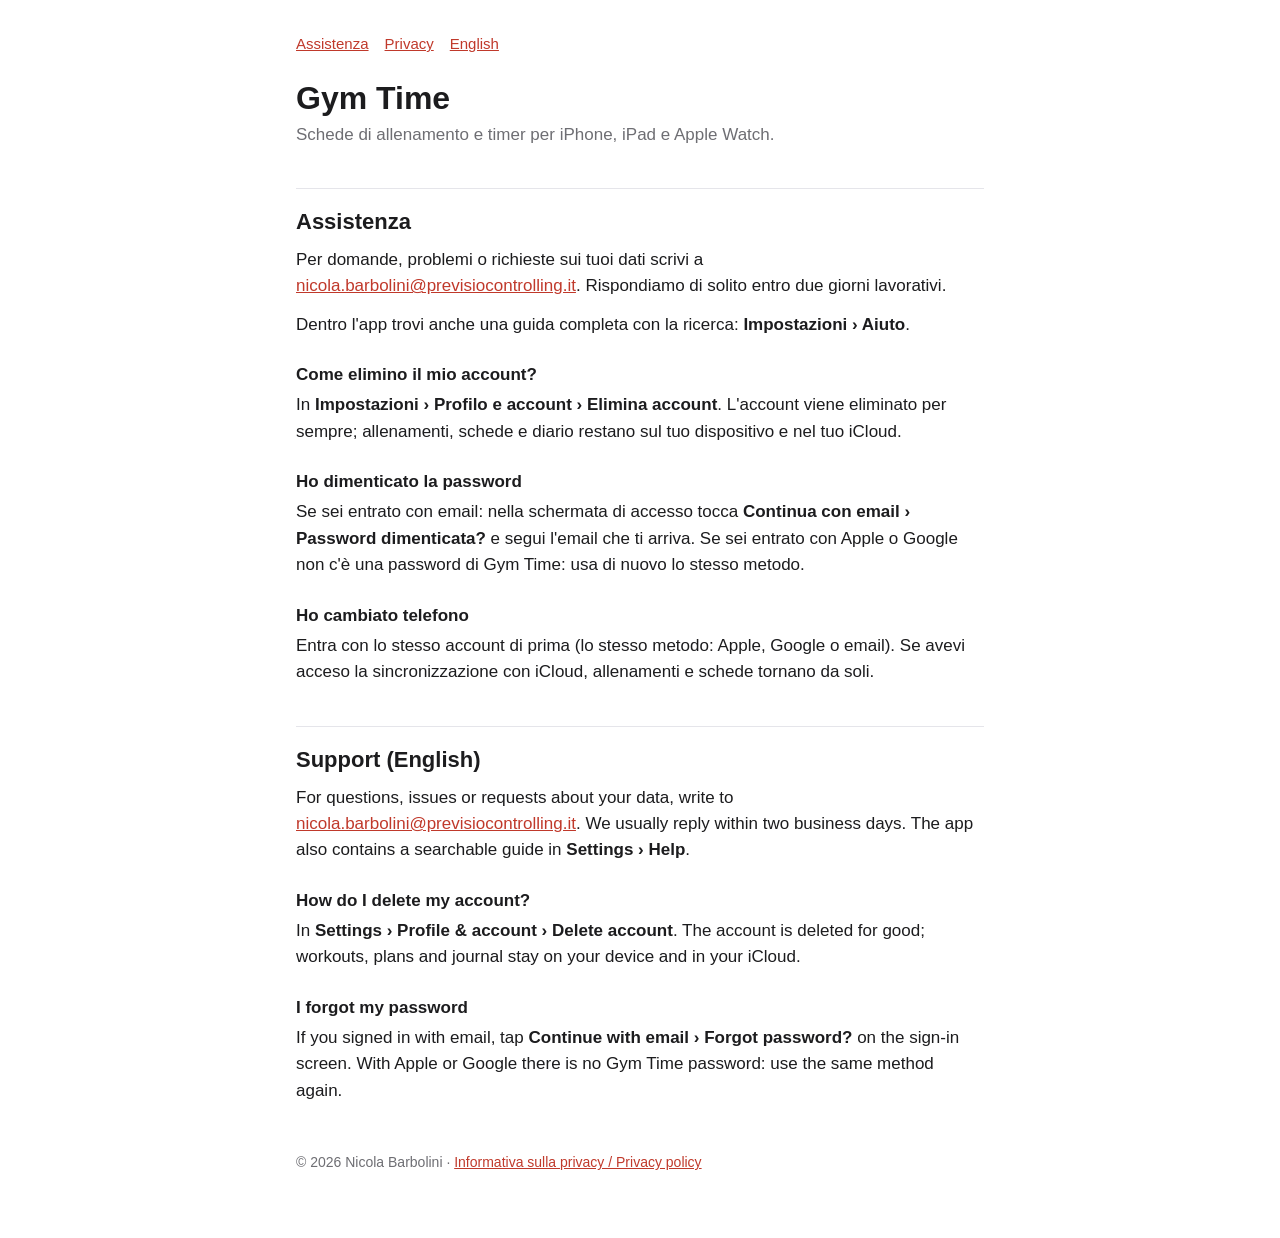
<file: index.html>
<!doctype html>
<html lang="it">
<head>
<meta charset="utf-8">
<meta name="viewport" content="width=device-width, initial-scale=1">
<title>Gym Time · Assistenza</title>
<link rel="stylesheet" href="stile.css">
</head>
<body>
<main>
<nav><a href="index.html">Assistenza</a><a href="privacy.html">Privacy</a><a href="#english">English</a></nav>
<h1>Gym Time</h1>
<p class="sotto">Schede di allenamento e timer per iPhone, iPad e Apple Watch.</p>

<h2>Assistenza</h2>
<p>Per domande, problemi o richieste sui tuoi dati scrivi a
<a href="mailto:nicola.barbolini@previsiocontrolling.it">nicola.barbolini@previsiocontrolling.it</a>.
Rispondiamo di solito entro due giorni lavorativi.</p>
<p>Dentro l'app trovi anche una guida completa con la ricerca: <strong>Impostazioni › Aiuto</strong>.</p>

<h3>Come elimino il mio account?</h3>
<p>In <strong>Impostazioni › Profilo e account › Elimina account</strong>. L'account viene eliminato per sempre;
allenamenti, schede e diario restano sul tuo dispositivo e nel tuo iCloud.</p>

<h3>Ho dimenticato la password</h3>
<p>Se sei entrato con email: nella schermata di accesso tocca <strong>Continua con email ›
Password dimenticata?</strong> e segui l'email che ti arriva. Se sei entrato con Apple o Google non c'è
una password di Gym Time: usa di nuovo lo stesso metodo.</p>

<h3>Ho cambiato telefono</h3>
<p>Entra con lo stesso account di prima (lo stesso metodo: Apple, Google o email). Se avevi acceso la
sincronizzazione con iCloud, allenamenti e schede tornano da soli.</p>

<h2 id="english">Support (English)</h2>
<p>For questions, issues or requests about your data, write to
<a href="mailto:nicola.barbolini@previsiocontrolling.it">nicola.barbolini@previsiocontrolling.it</a>.
We usually reply within two business days. The app also contains a searchable guide in
<strong>Settings › Help</strong>.</p>
<h3>How do I delete my account?</h3>
<p>In <strong>Settings › Profile &amp; account › Delete account</strong>. The account is deleted for good; workouts,
plans and journal stay on your device and in your iCloud.</p>
<h3>I forgot my password</h3>
<p>If you signed in with email, tap <strong>Continue with email › Forgot password?</strong> on the
sign-in screen. With Apple or Google there is no Gym Time password: use the same method again.</p>

<footer>© 2026 Nicola Barbolini · <a href="privacy.html">Informativa sulla privacy / Privacy policy</a></footer>
</main>
</body>
</html>
</file>
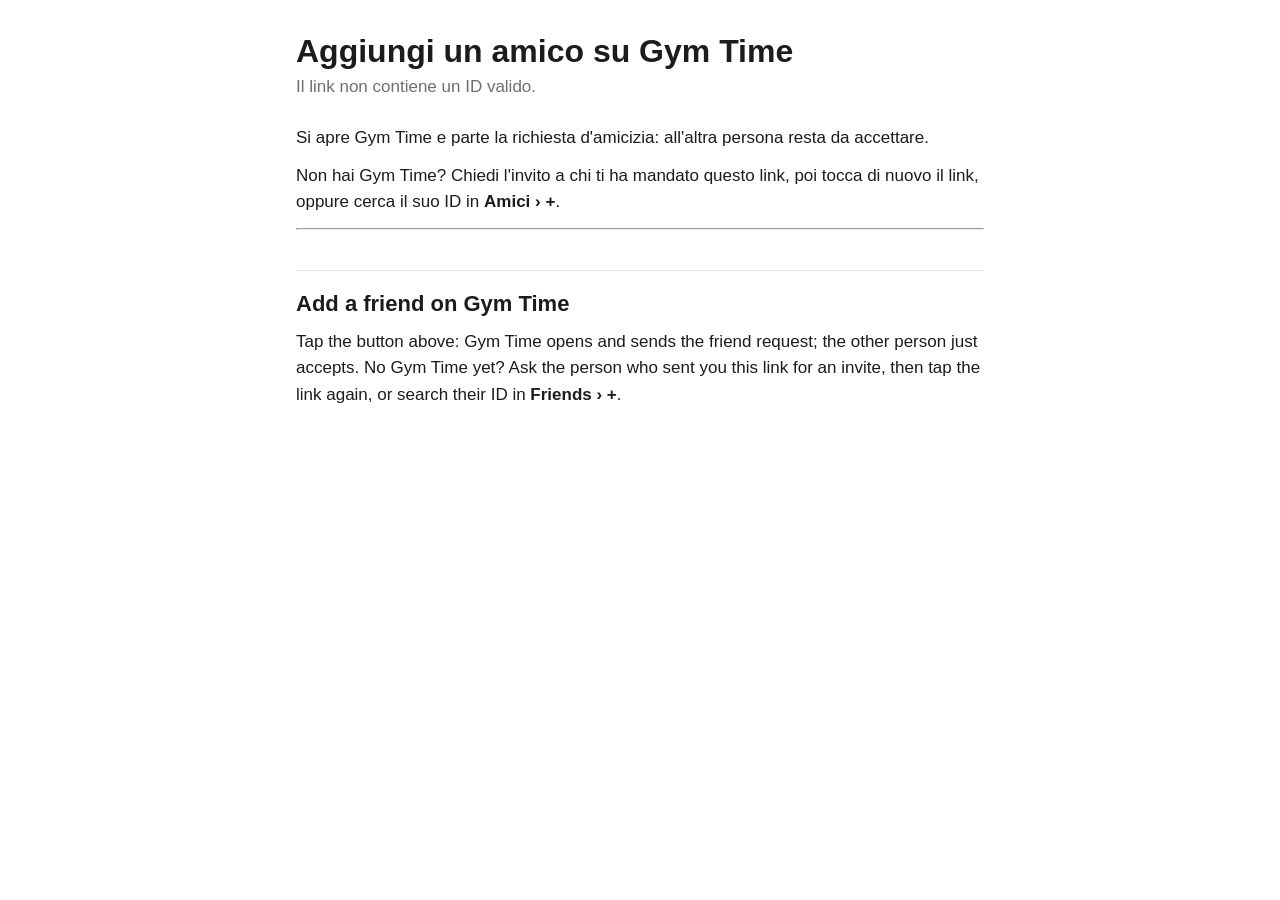
<file: id.html>
<!doctype html>
<html lang="it">
<head>
<meta charset="utf-8">
<meta name="viewport" content="width=device-width, initial-scale=1">
<meta name="robots" content="noindex">
<title>Gym Time · Aggiungi un amico</title>
<link rel="stylesheet" href="stile.css">
</head>
<body>
<main>
<h1 id="titolo">Aggiungi un amico su Gym Time</h1>
<p class="sotto" id="chi"></p>

<p><a id="apri" class="pulsante" href="#">Apri in Gym Time</a></p>
<p id="spiega">Si apre Gym Time e parte la richiesta d'amicizia: all'altra persona resta da accettare.</p>
<p id="senza">Non hai Gym Time? Chiedi l'invito a chi ti ha mandato questo link, poi tocca di nuovo il link,
oppure cerca il suo ID in <strong>Amici › +</strong>.</p>

<hr>
<h2 id="english">Add a friend on Gym Time</h2>
<p>Tap the button above: Gym Time opens and sends the friend request; the other person just accepts.
No Gym Time yet? Ask the person who sent you this link for an invite, then tap the link again,
or search their ID in <strong>Friends › +</strong>.</p>
</main>
<script>
// L'ID arriva come ?u=<id>: solo lettere minuscole, cifre, punto e trattino basso, come nell'app.
(function () {
  var raw = new URLSearchParams(location.search).get("u") || "";
  var id = raw.toLowerCase().replace(/^@/, "");
  if (!/^[a-z][a-z0-9._]{2,23}$/.test(id)) {
    document.getElementById("chi").textContent = "Il link non contiene un ID valido.";
    document.getElementById("apri").style.display = "none";
    return;
  }
  var app = "gymtime://id/" + encodeURIComponent(id) + "?add=1";
  document.getElementById("chi").textContent = "@" + id;
  document.getElementById("apri").setAttribute("href", app);
  // Prova ad aprire l'app da sola; se non c'e', resta la pagina col pulsante.
  setTimeout(function () { location.href = app; }, 300);
})();
</script>
</body>
</html>
</file>
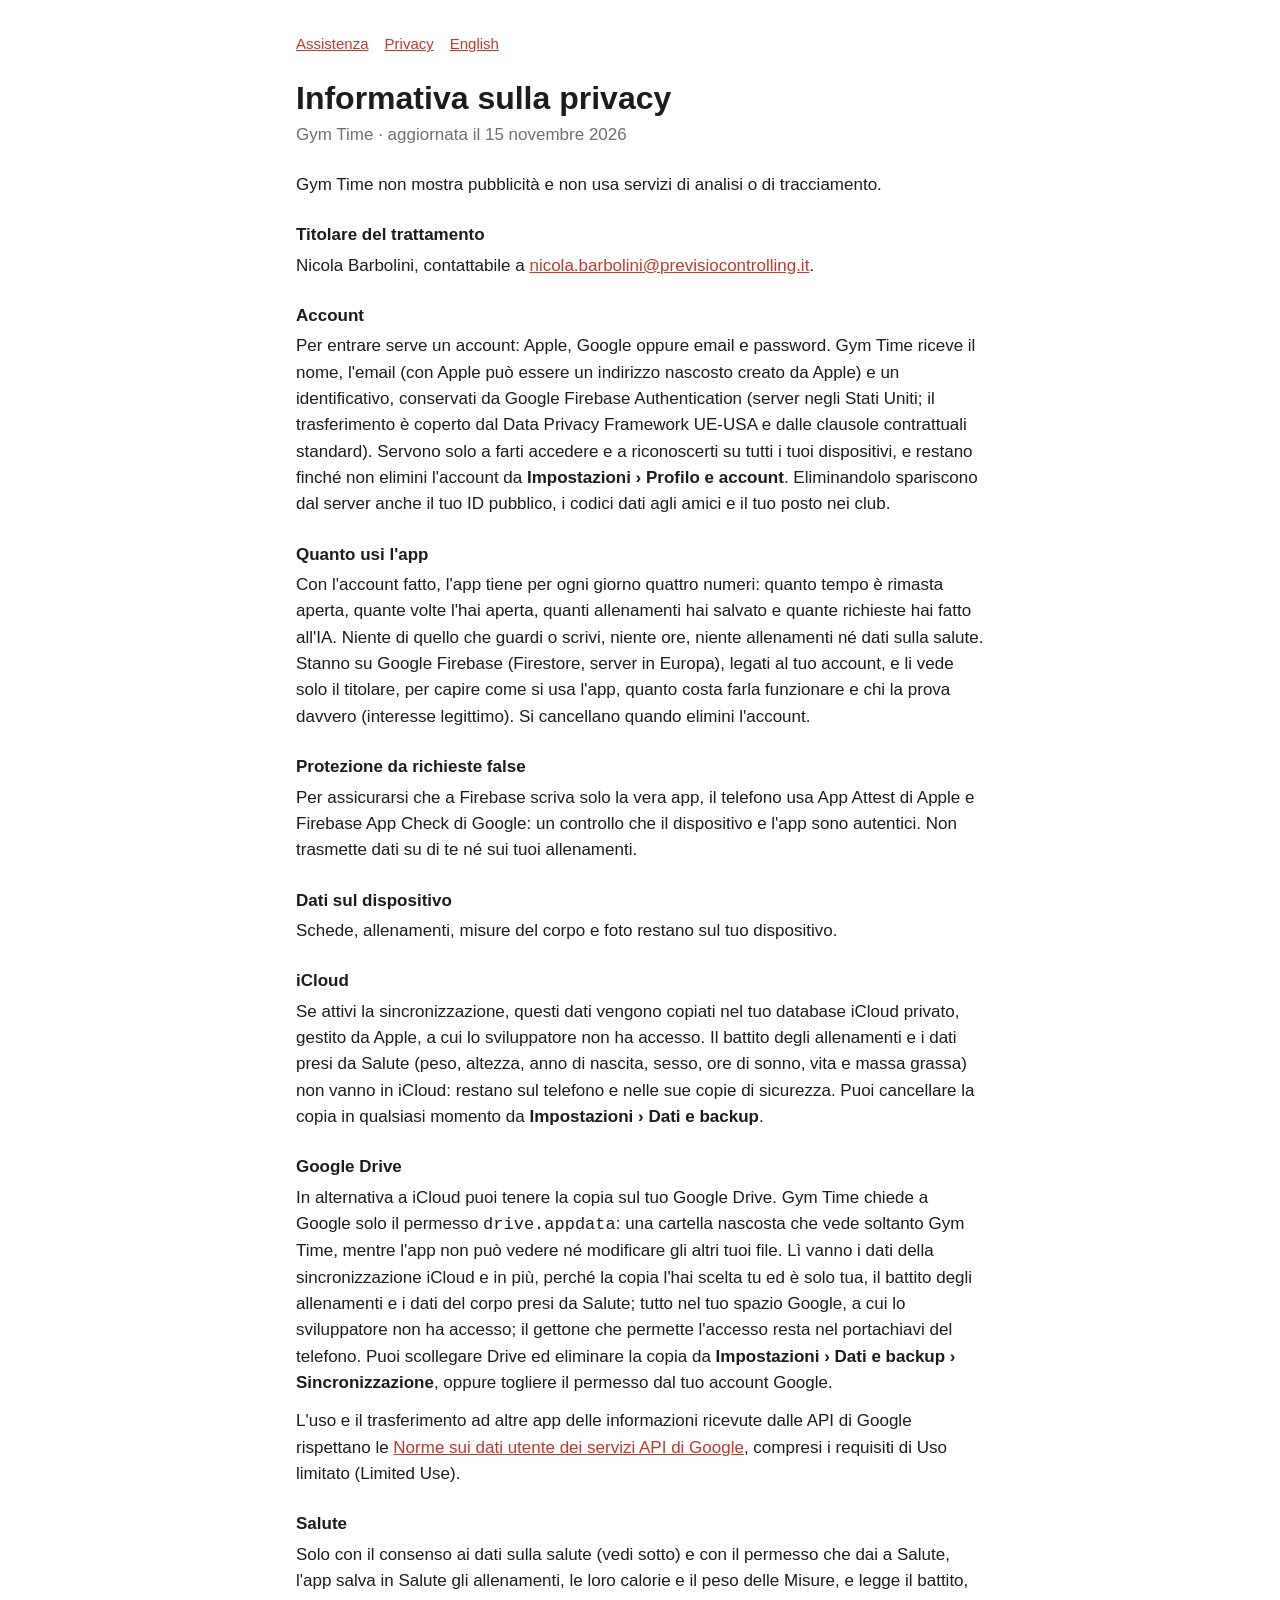
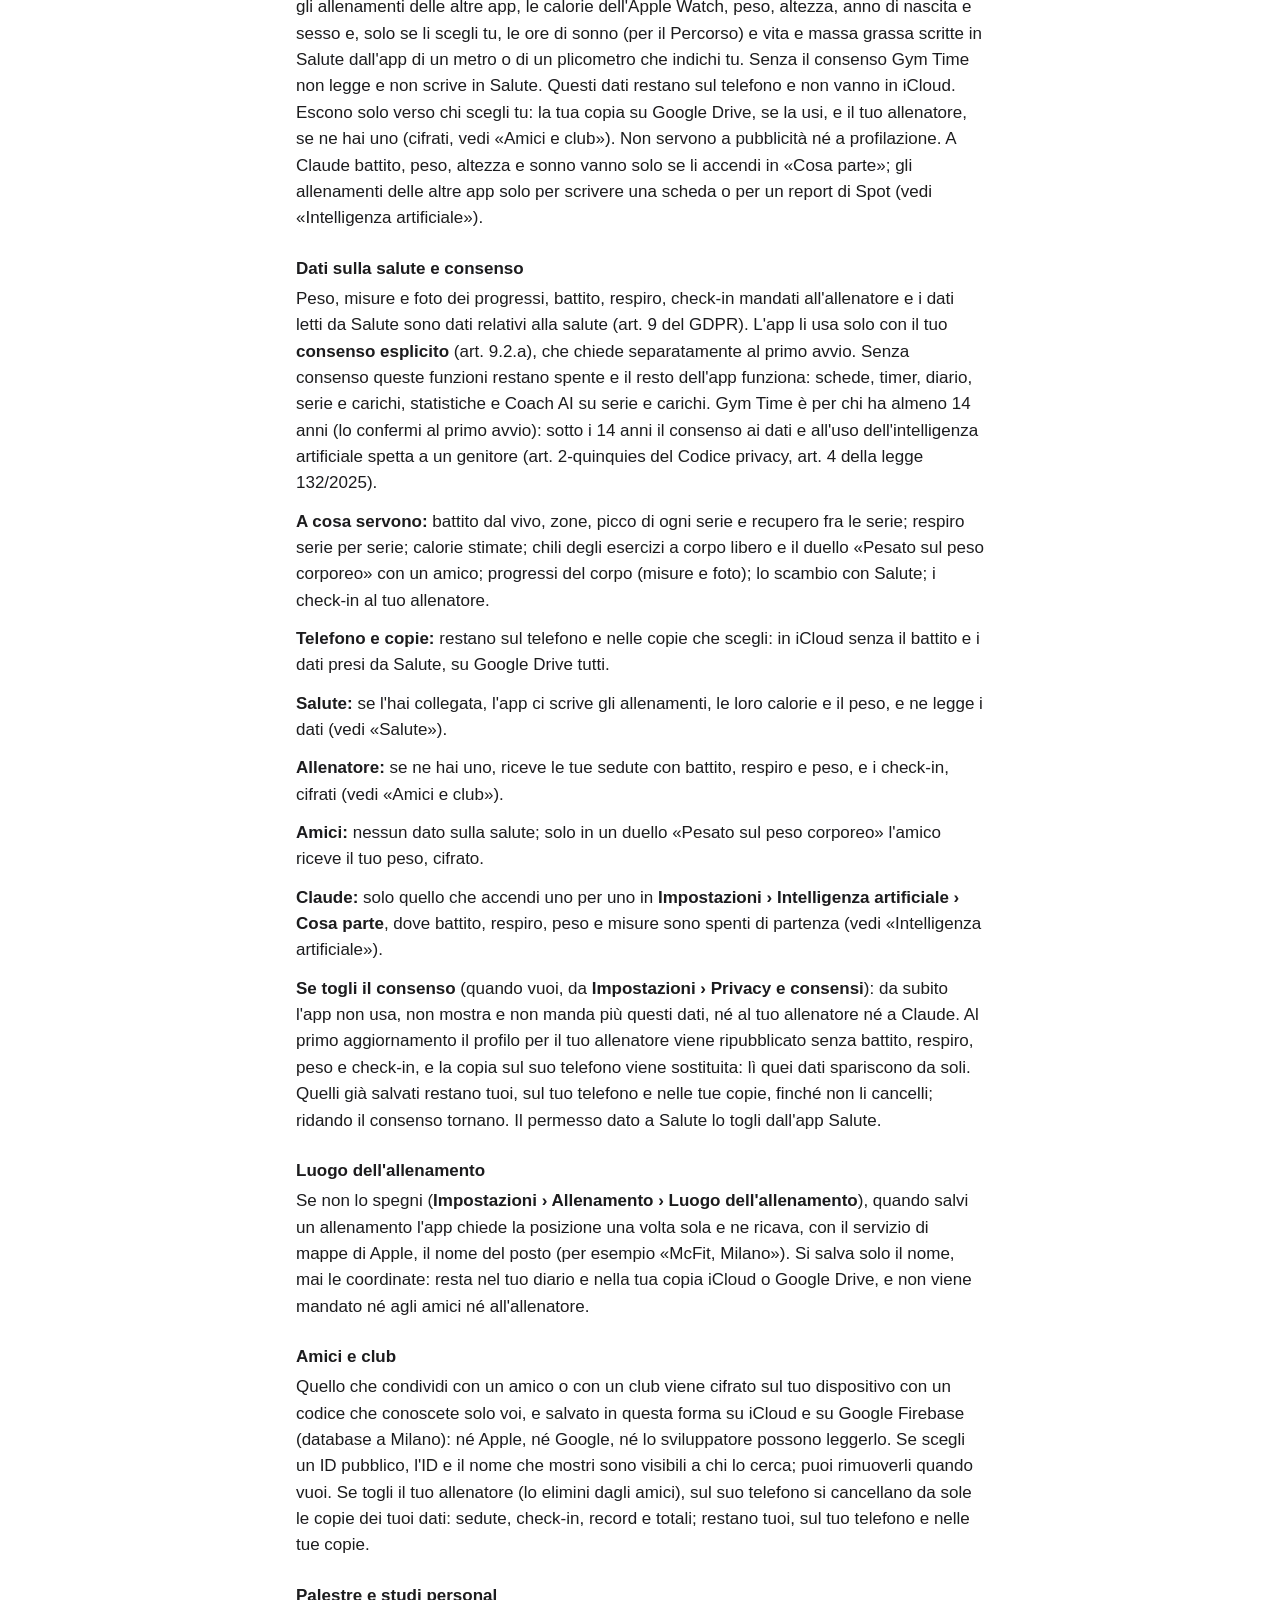
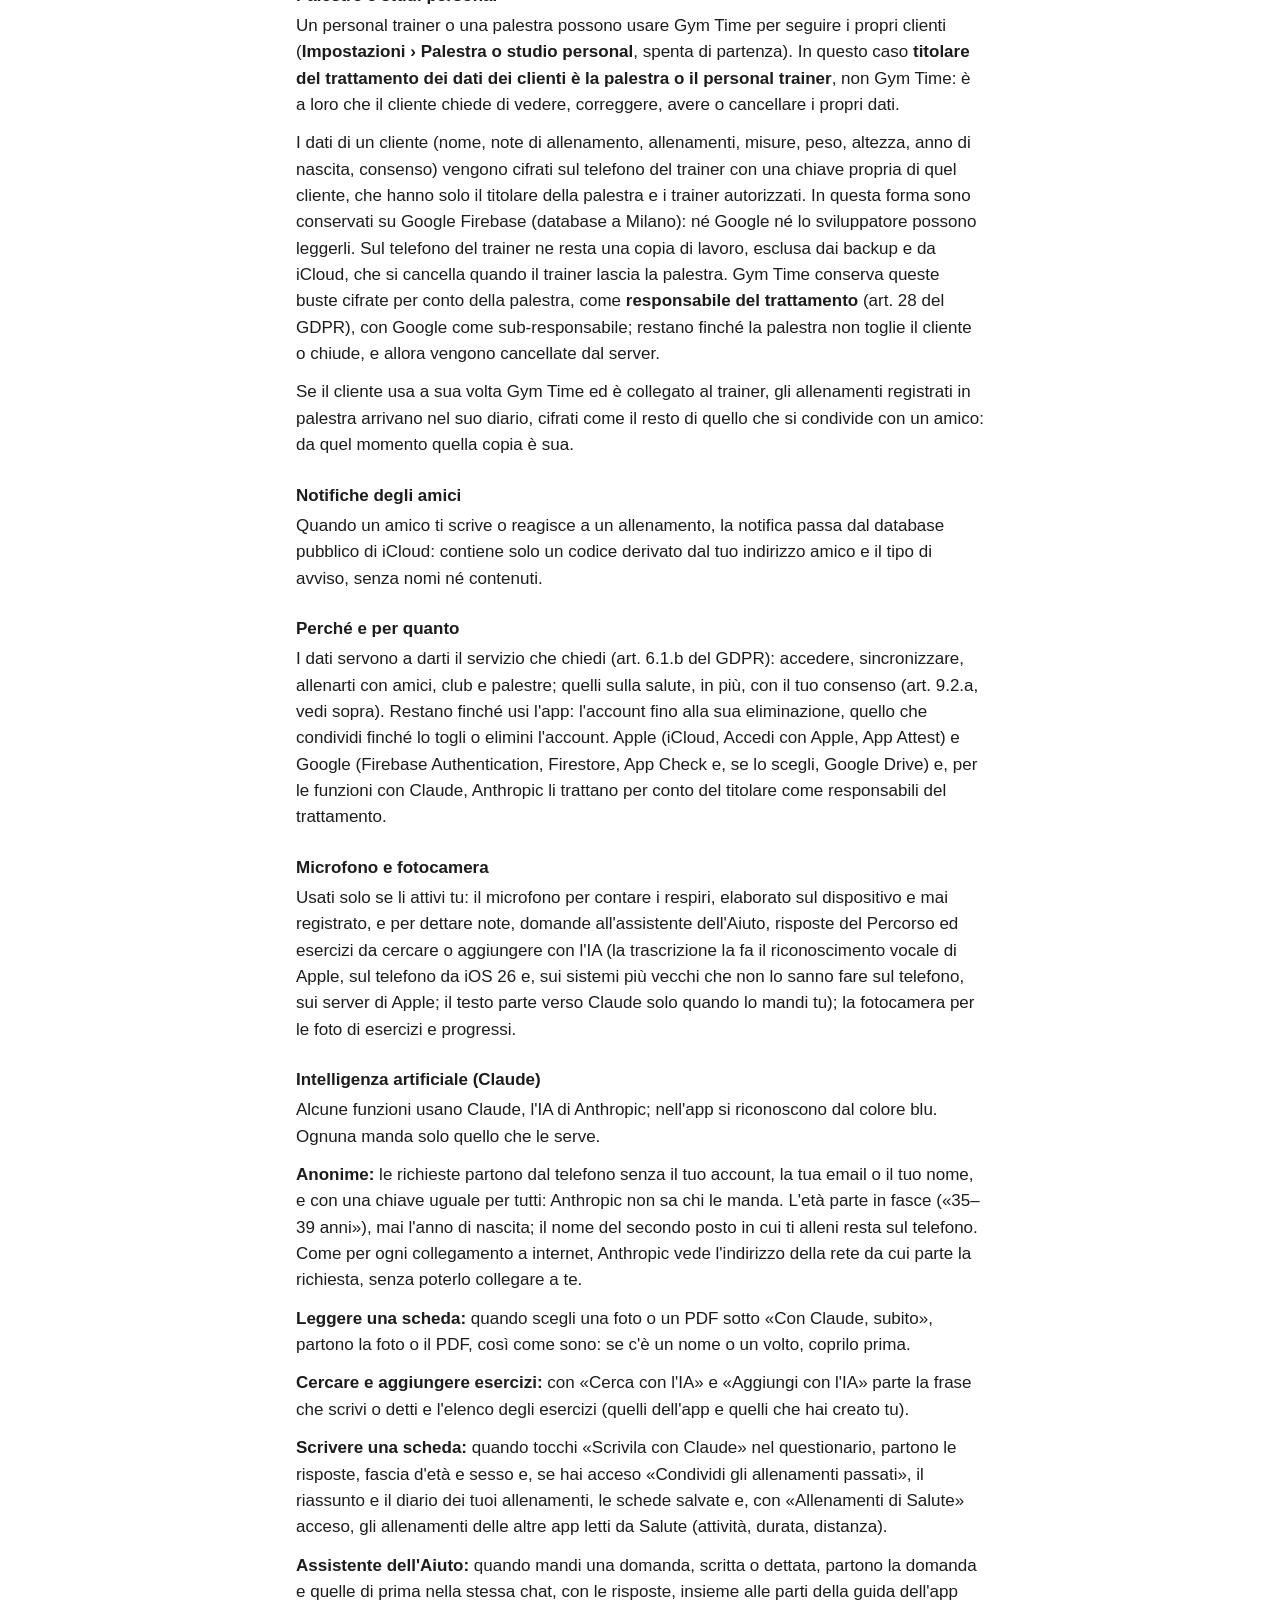
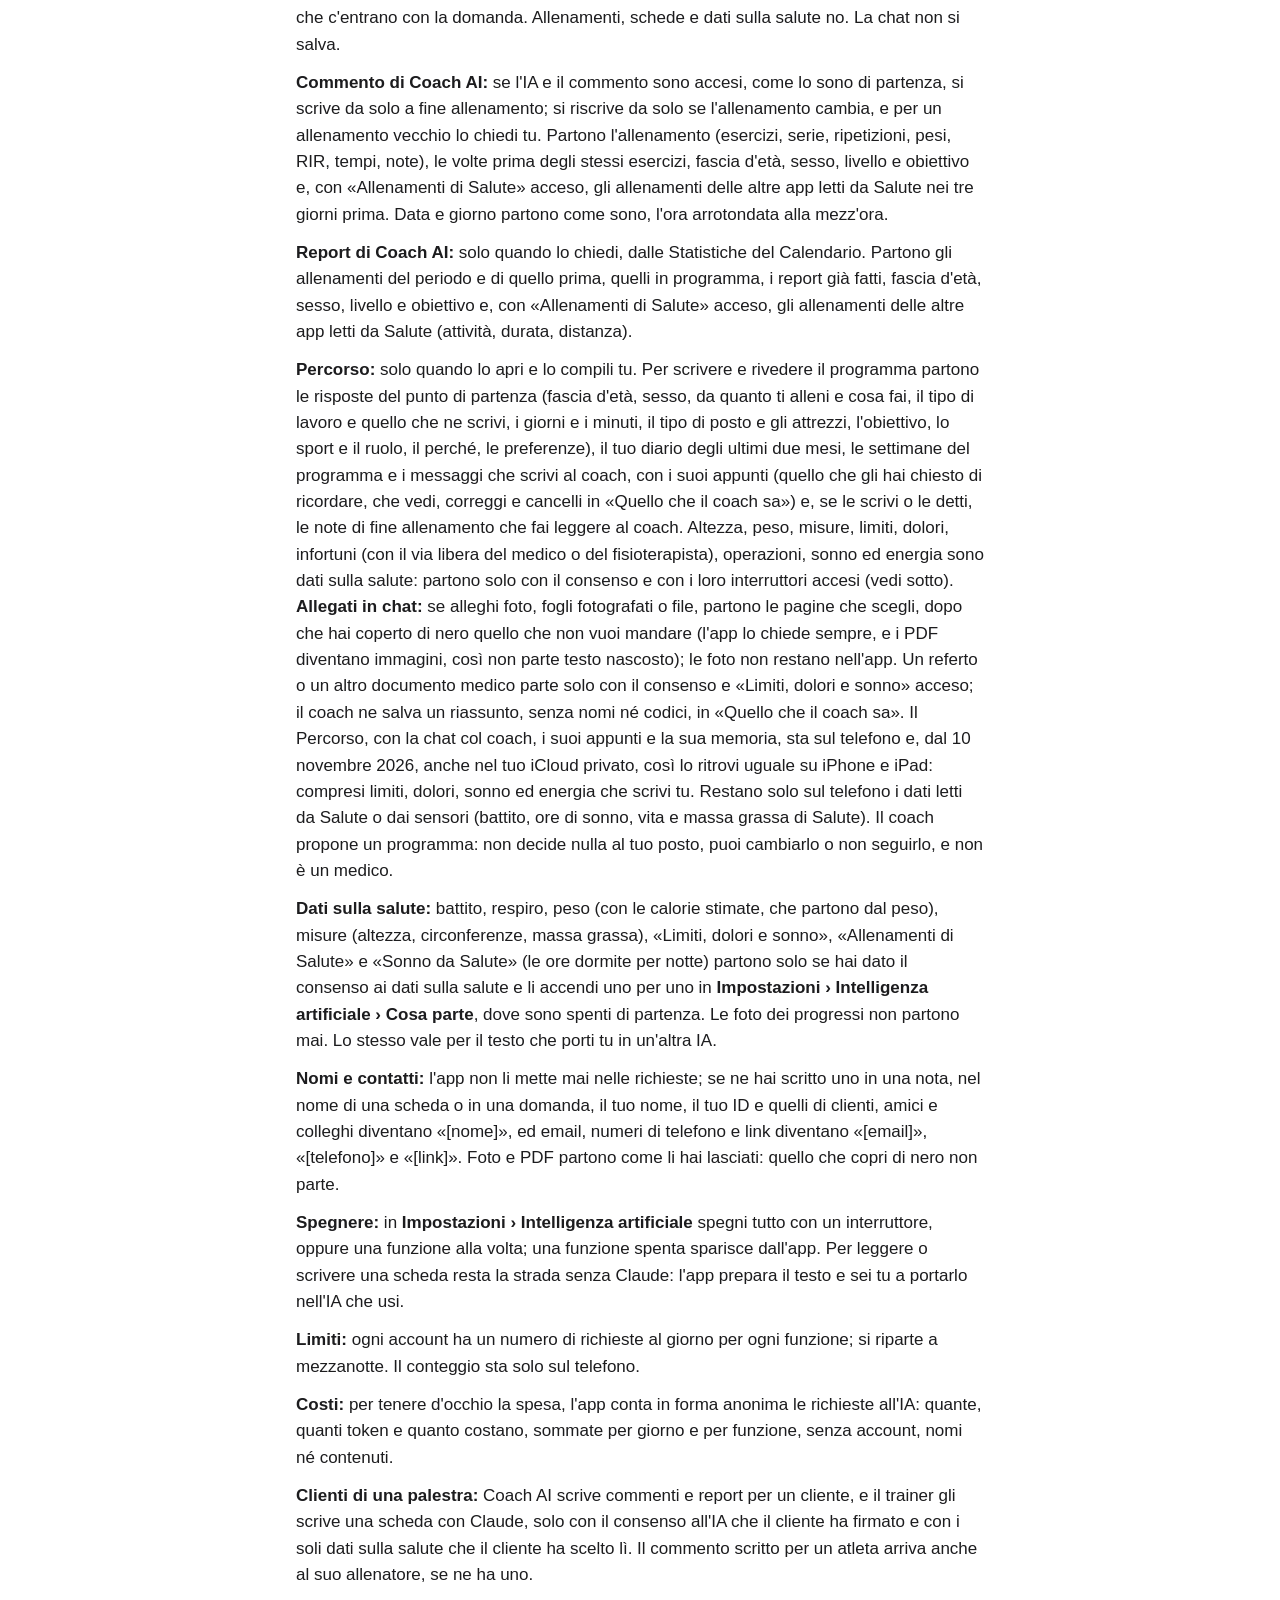
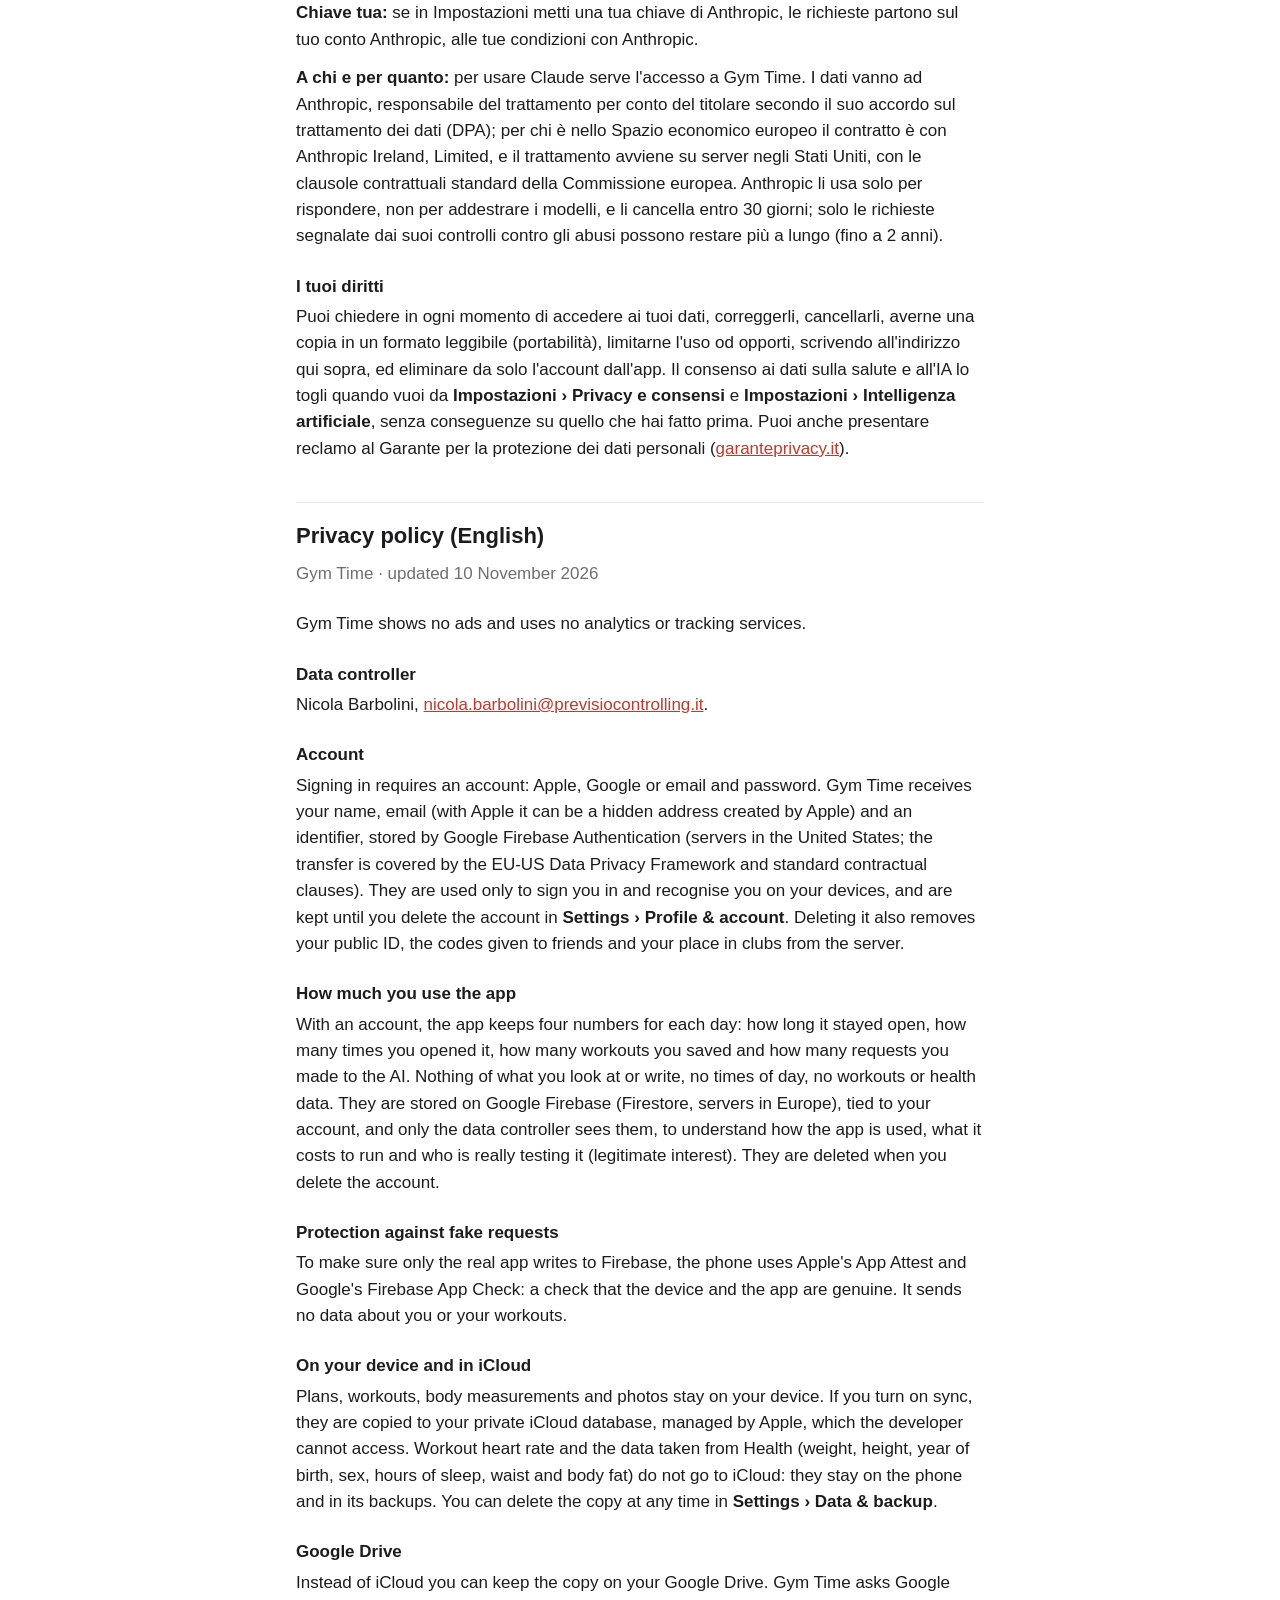
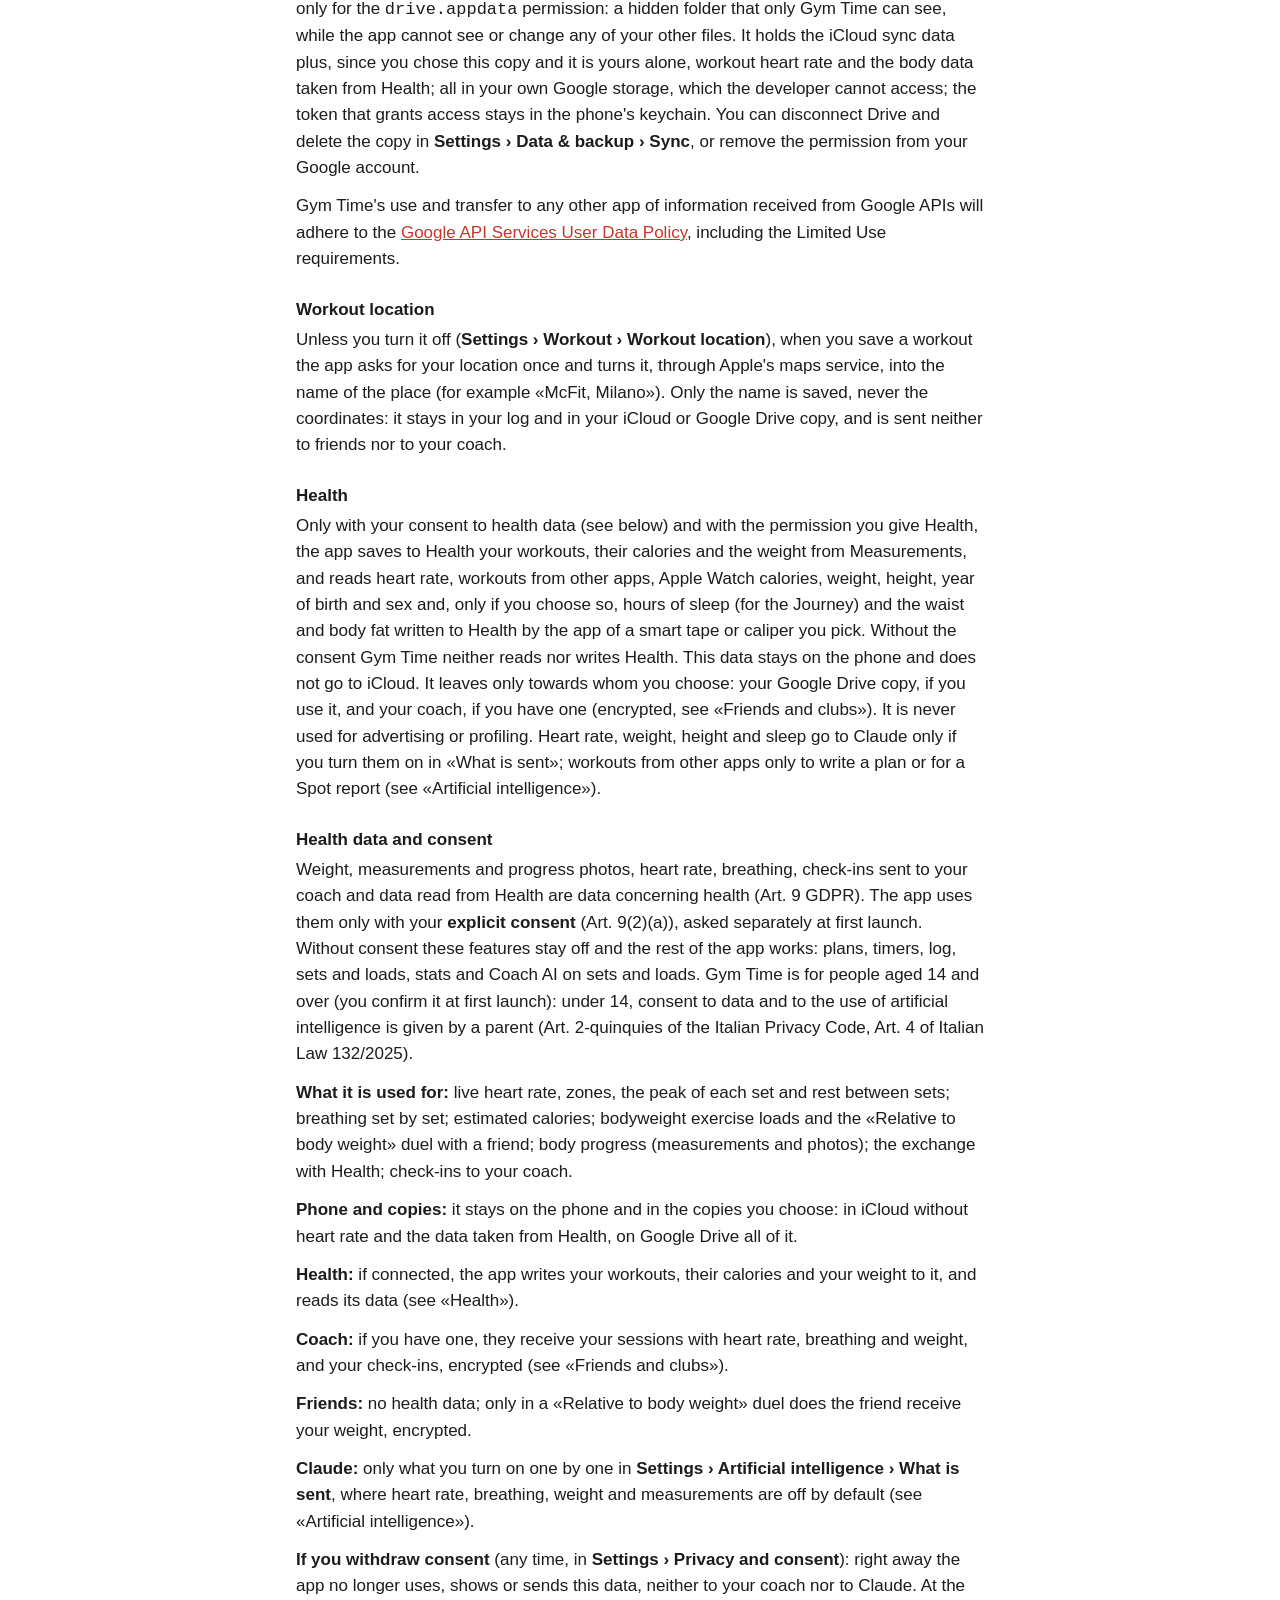
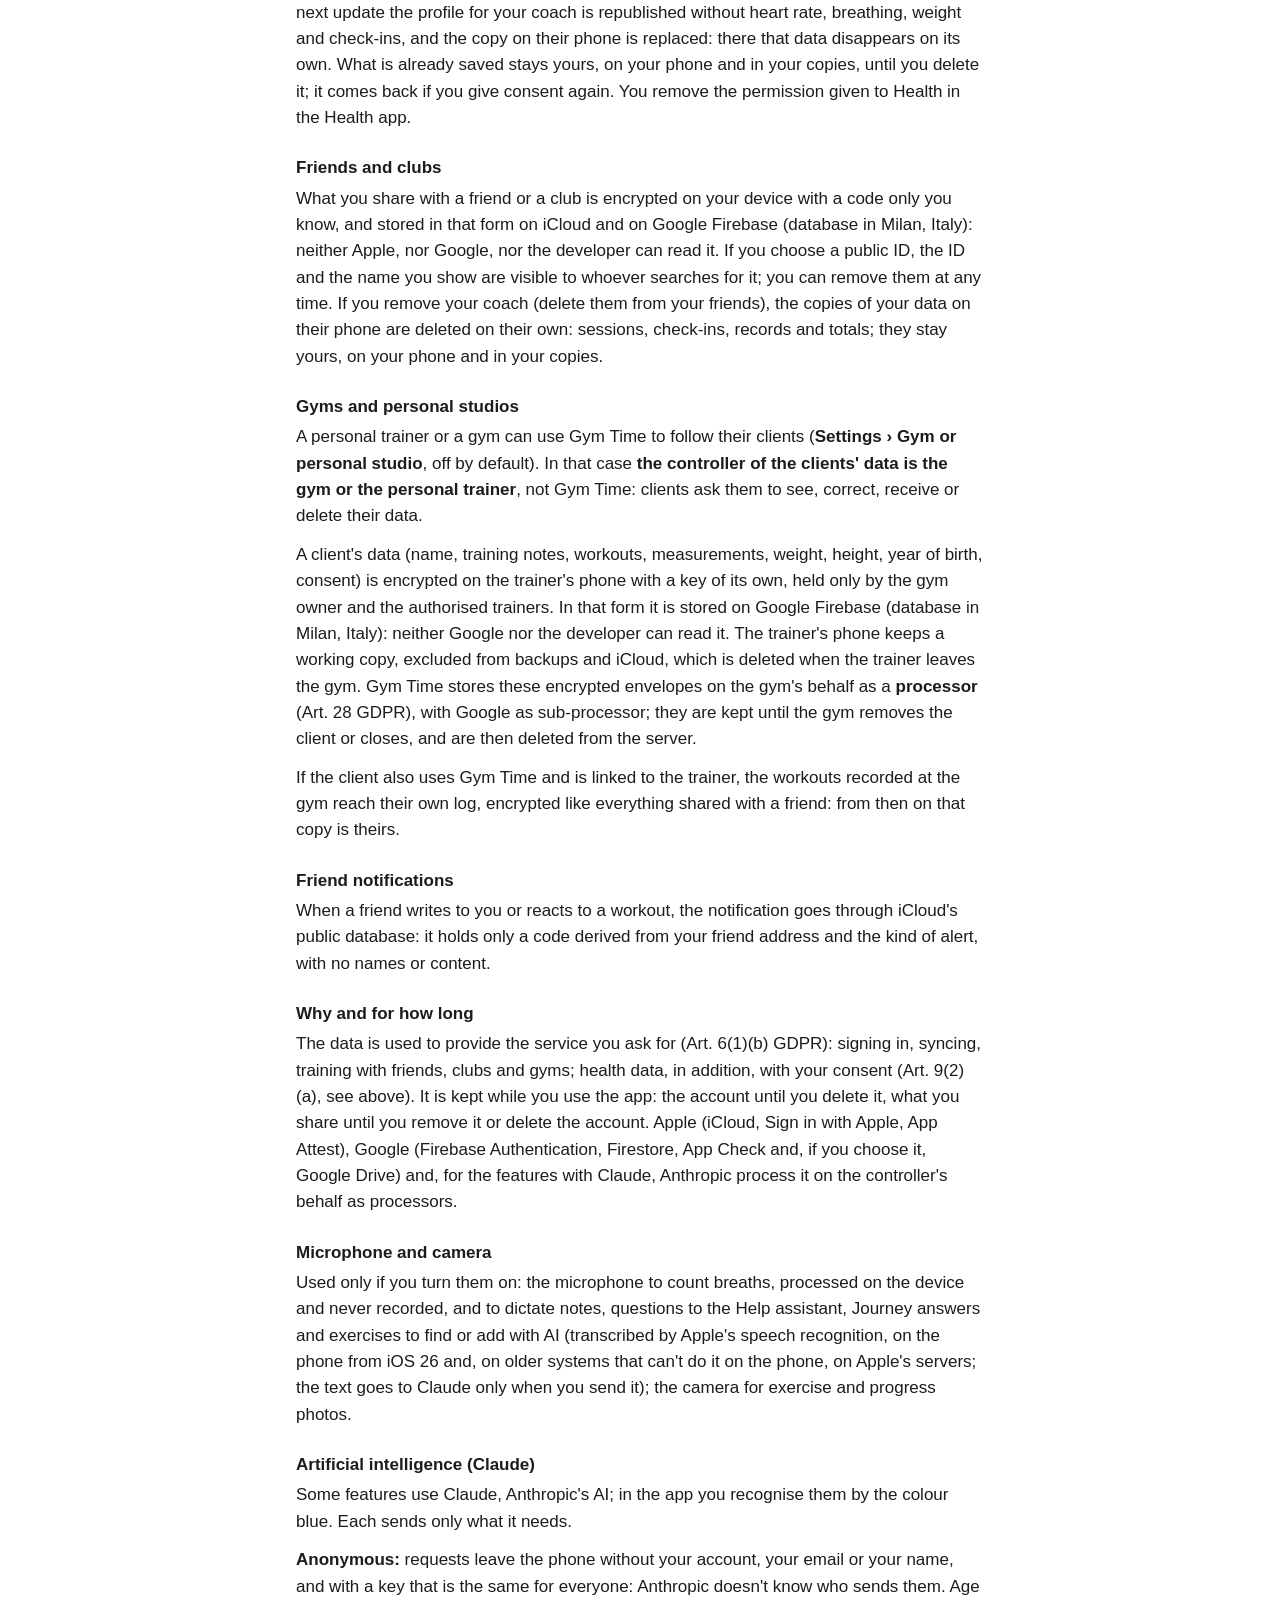
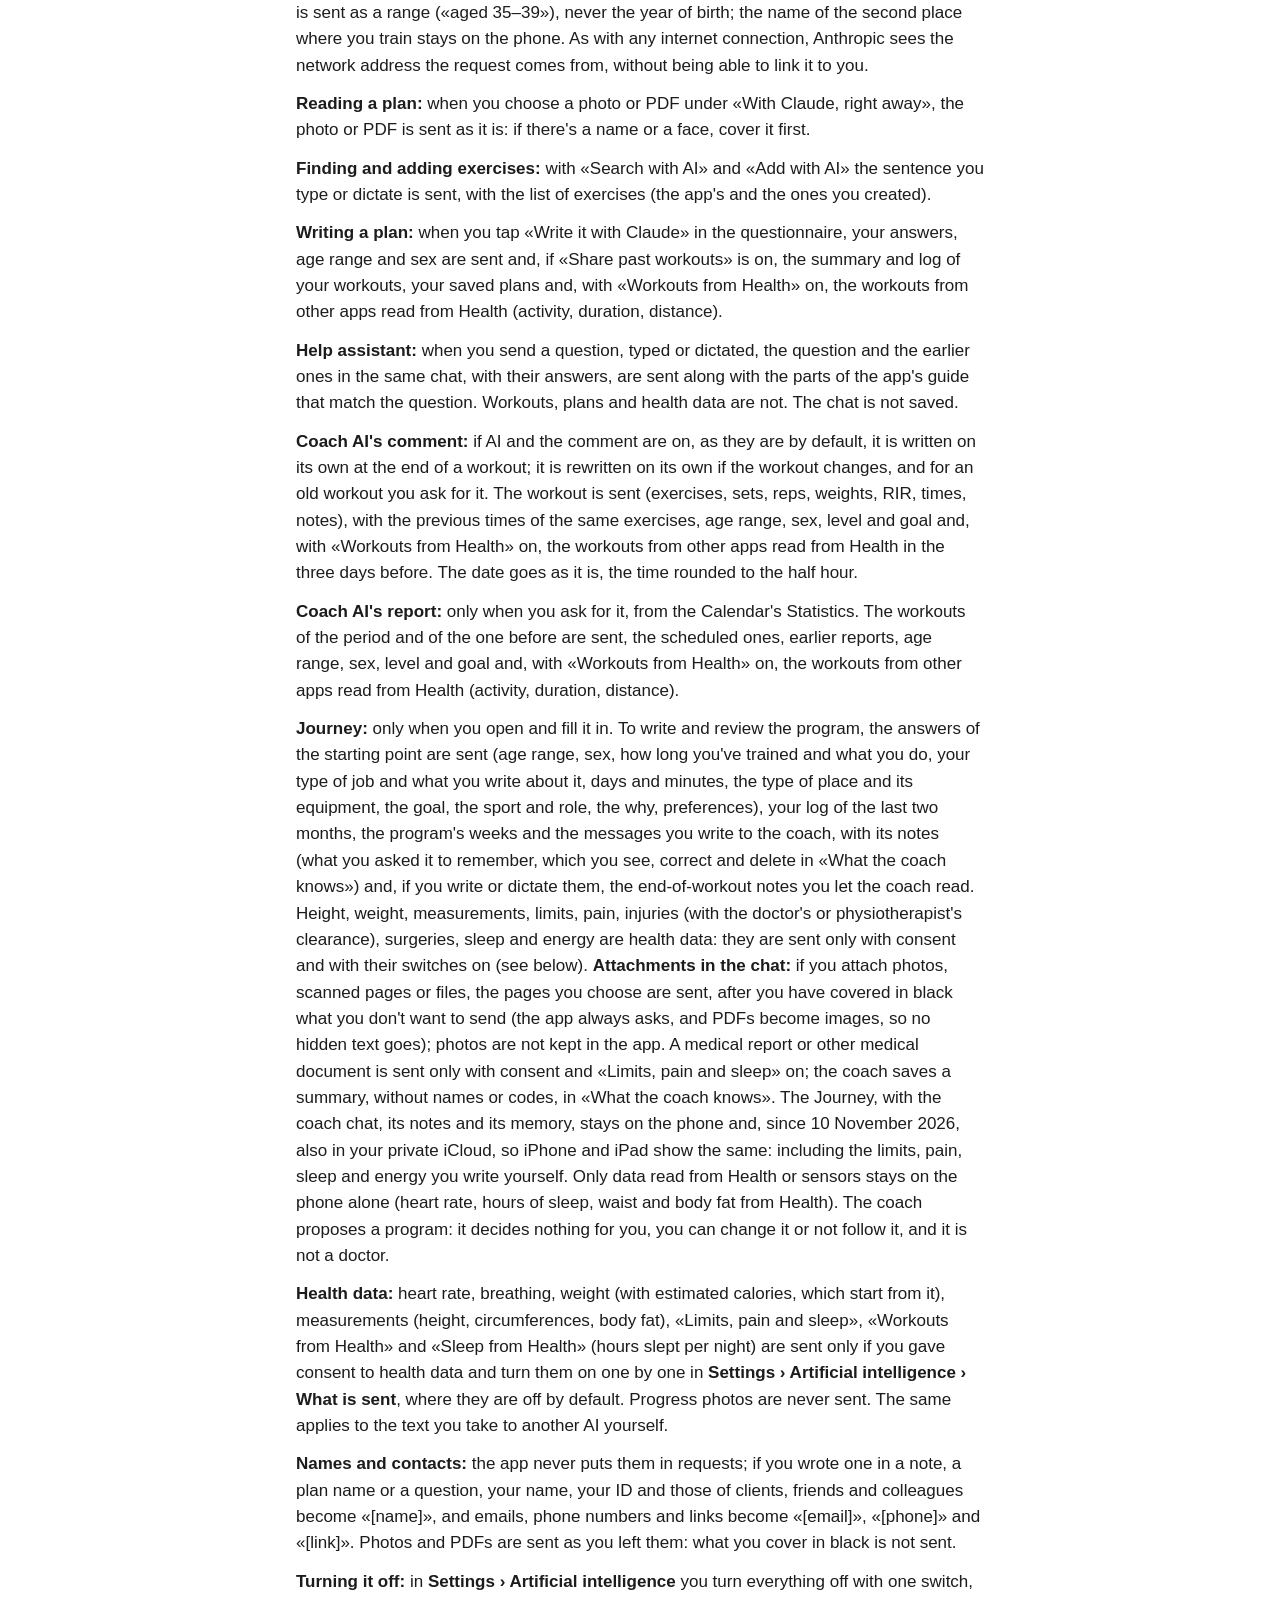
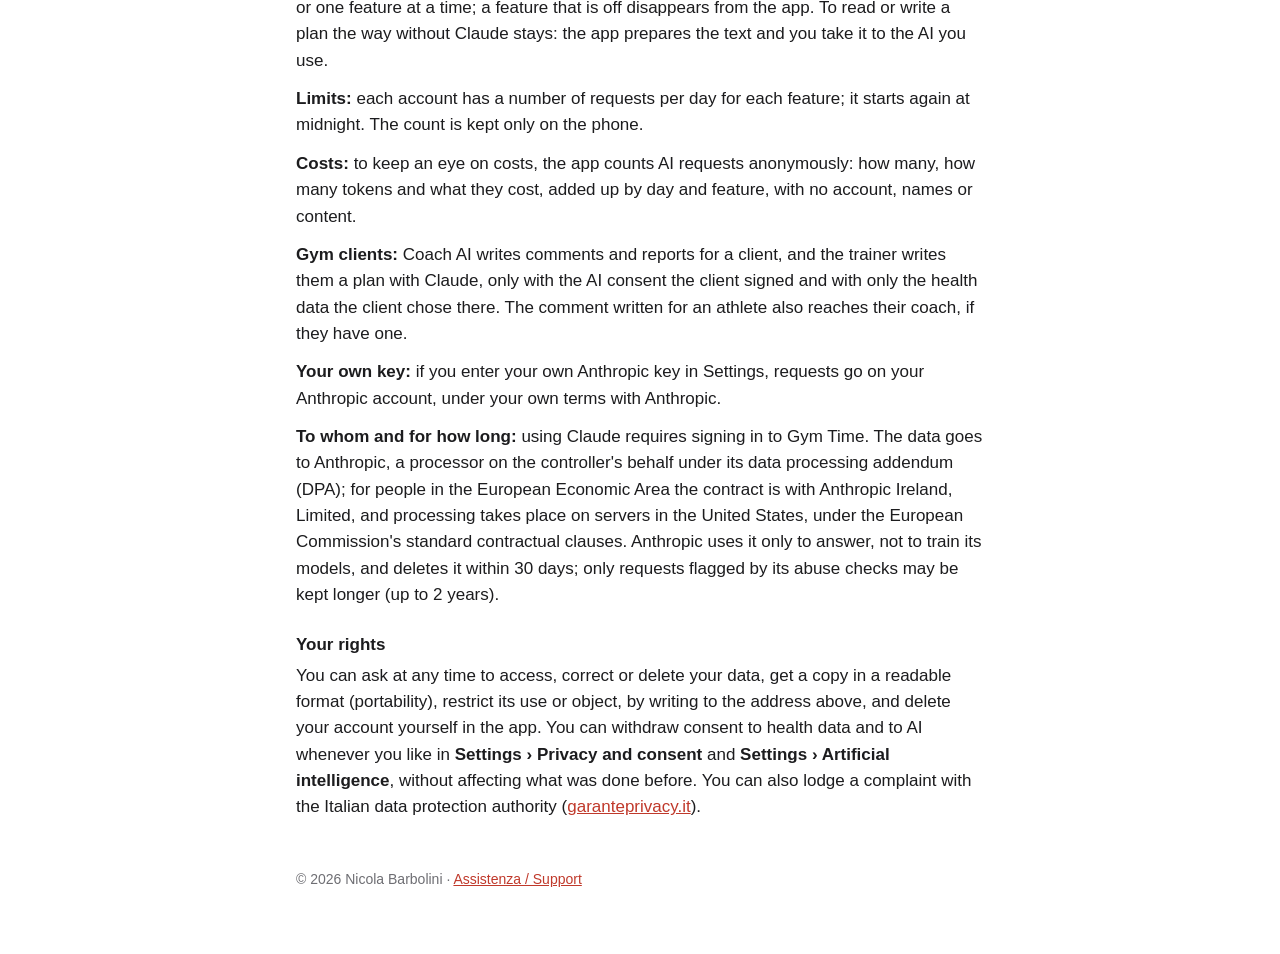
<file: privacy.html>
<!doctype html>
<html lang="it">
<head>
<meta charset="utf-8">
<meta name="viewport" content="width=device-width, initial-scale=1">
<title>Gym Time · Privacy</title>
<link rel="stylesheet" href="stile.css">
</head>
<body>
<main>
<nav><a href="index.html">Assistenza</a><a href="privacy.html">Privacy</a><a href="#english">English</a></nav>
<h1>Informativa sulla privacy</h1>
<p class="sotto">Gym Time · aggiornata il 15 novembre 2026</p>

<p>Gym Time non mostra pubblicità e non usa servizi di analisi o di tracciamento.</p>

<h3>Titolare del trattamento</h3>
<p>Nicola Barbolini, contattabile a
<a href="mailto:nicola.barbolini@previsiocontrolling.it">nicola.barbolini@previsiocontrolling.it</a>.</p>

<h3>Account</h3>
<p>Per entrare serve un account: Apple, Google oppure email e password. Gym Time riceve il nome,
l'email (con Apple può essere un indirizzo nascosto creato da Apple) e un identificativo, conservati da
Google Firebase Authentication (server negli Stati Uniti; il trasferimento è coperto dal Data Privacy
Framework UE-USA e dalle clausole contrattuali standard). Servono solo a farti accedere e a
riconoscerti su tutti i tuoi dispositivi, e restano finché non elimini l'account da
<strong>Impostazioni › Profilo e account</strong>. Eliminandolo spariscono dal server anche il tuo
ID pubblico, i codici dati agli amici e il tuo posto nei club.</p>

<h3>Quanto usi l'app</h3>
<p>Con l'account fatto, l'app tiene per ogni giorno quattro numeri: quanto tempo è rimasta aperta,
quante volte l'hai aperta, quanti allenamenti hai salvato e quante richieste hai fatto all'IA. Niente
di quello che guardi o scrivi, niente ore, niente allenamenti né dati sulla salute. Stanno su Google
Firebase (Firestore, server in Europa), legati al tuo account, e li vede solo il titolare, per capire
come si usa l'app, quanto costa farla funzionare e chi la prova davvero (interesse legittimo). Si
cancellano quando elimini l'account.</p>

<h3>Protezione da richieste false</h3>
<p>Per assicurarsi che a Firebase scriva solo la vera app, il telefono usa App Attest di Apple e
Firebase App Check di Google: un controllo che il dispositivo e l'app sono autentici. Non trasmette
dati su di te né sui tuoi allenamenti.</p>

<h3>Dati sul dispositivo</h3>
<p>Schede, allenamenti, misure del corpo e foto restano sul tuo dispositivo.</p>

<h3>iCloud</h3>
<p>Se attivi la sincronizzazione, questi dati vengono copiati nel tuo database iCloud privato, gestito
da Apple, a cui lo sviluppatore non ha accesso. Il battito degli allenamenti e i dati presi da Salute
(peso, altezza, anno di nascita, sesso, ore di sonno, vita e massa grassa) non vanno in iCloud: restano
sul telefono e nelle sue copie di sicurezza. Puoi cancellare la copia in qualsiasi momento da
<strong>Impostazioni › Dati e backup</strong>.</p>

<h3>Google Drive</h3>
<p>In alternativa a iCloud puoi tenere la copia sul tuo Google Drive. Gym Time chiede a Google solo il
permesso <code>drive.appdata</code>: una cartella nascosta che vede soltanto Gym Time, mentre l'app non
può vedere né modificare gli altri tuoi file. Lì vanno i dati della sincronizzazione iCloud e in più,
perché la copia l'hai scelta tu ed è solo tua, il battito degli allenamenti e i dati del corpo presi da
Salute; tutto nel tuo spazio Google, a cui lo sviluppatore non ha accesso; il gettone che permette l'accesso resta nel
portachiavi del telefono. Puoi scollegare Drive ed eliminare la copia da
<strong>Impostazioni › Dati e backup › Sincronizzazione</strong>, oppure togliere il permesso dal tuo
account Google.</p>
<p>L'uso e il trasferimento ad altre app delle informazioni ricevute dalle API di Google rispettano le
<a href="https://developers.google.com/terms/api-services-user-data-policy">Norme sui dati utente dei
servizi API di Google</a>, compresi i requisiti di Uso limitato (Limited Use).</p>

<h3>Salute</h3>
<p>Solo con il consenso ai dati sulla salute (vedi sotto) e con il permesso che dai a Salute, l'app
salva in Salute gli allenamenti, le loro calorie e il peso delle Misure, e legge il battito, gli
allenamenti delle altre app, le calorie dell'Apple Watch, peso, altezza, anno di nascita e sesso e, solo
se li scegli tu, le ore di sonno (per il Percorso) e vita e massa grassa scritte in Salute dall'app di un
metro o di un plicometro che indichi tu. Senza
il consenso Gym Time non legge e non scrive in Salute. Questi dati restano sul telefono e non vanno in
iCloud. Escono solo verso chi scegli tu: la tua copia su Google Drive, se la usi, e il tuo allenatore,
se ne hai uno (cifrati, vedi «Amici e club»). Non servono a pubblicità né a profilazione. A Claude
battito, peso, altezza e sonno vanno solo se li accendi in «Cosa parte»; gli allenamenti delle altre app solo
per scrivere una scheda o per un report di Spot (vedi «Intelligenza artificiale»).</p>

<h3>Dati sulla salute e consenso</h3>
<p>Peso, misure e foto dei progressi, battito, respiro, check-in mandati all'allenatore e i dati letti
da Salute sono dati relativi alla salute (art. 9 del GDPR). L'app li usa solo con il tuo
<strong>consenso esplicito</strong> (art. 9.2.a), che chiede separatamente al primo avvio. Senza
consenso queste funzioni restano spente e il resto dell'app funziona: schede, timer, diario, serie e
carichi, statistiche e Coach AI su serie e carichi. Gym Time è per chi ha almeno 14 anni (lo
confermi al primo avvio): sotto i 14 anni il consenso ai dati e all'uso dell'intelligenza artificiale
spetta a un genitore (art. 2-quinquies del Codice privacy, art. 4 della legge 132/2025).</p>
<p><strong>A cosa servono:</strong> battito dal vivo, zone, picco di ogni serie e recupero fra le serie;
respiro serie per serie; calorie stimate; chili degli esercizi a corpo libero e il duello «Pesato sul
peso corporeo» con un amico; progressi del corpo (misure e foto); lo scambio con Salute; i check-in al
tuo allenatore.</p>
<p><strong>Telefono e copie:</strong> restano sul telefono e nelle copie che scegli: in iCloud senza il
battito e i dati presi da Salute, su Google Drive tutti.</p>
<p><strong>Salute:</strong> se l'hai collegata, l'app ci scrive gli allenamenti, le loro calorie e il
peso, e ne legge i dati (vedi «Salute»).</p>
<p><strong>Allenatore:</strong> se ne hai uno, riceve le tue sedute con battito, respiro e peso, e i
check-in, cifrati (vedi «Amici e club»).</p>
<p><strong>Amici:</strong> nessun dato sulla salute; solo in un duello «Pesato sul peso corporeo»
l'amico riceve il tuo peso, cifrato.</p>
<p><strong>Claude:</strong> solo quello che accendi uno per uno in <strong>Impostazioni › Intelligenza
artificiale › Cosa parte</strong>, dove battito, respiro, peso e misure sono spenti di partenza (vedi
«Intelligenza artificiale»).</p>
<p><strong>Se togli il consenso</strong> (quando vuoi, da <strong>Impostazioni › Privacy e
consensi</strong>): da subito l'app non usa, non mostra e non manda più questi dati, né al tuo
allenatore né a Claude. Al primo aggiornamento il profilo per il tuo allenatore viene ripubblicato
senza battito, respiro, peso e check-in, e la copia sul suo telefono viene sostituita: lì quei dati
spariscono da soli. Quelli già salvati restano tuoi, sul tuo telefono e nelle tue copie, finché non li
cancelli; ridando il consenso tornano. Il permesso dato a Salute lo togli dall'app Salute.</p>

<h3>Luogo dell'allenamento</h3>
<p>Se non lo spegni (<strong>Impostazioni › Allenamento › Luogo dell'allenamento</strong>), quando
salvi un allenamento l'app chiede la posizione una volta sola e ne ricava, con il servizio di mappe di
Apple, il nome del posto (per esempio «McFit, Milano»). Si salva solo il nome, mai le coordinate: resta
nel tuo diario e nella tua copia iCloud o Google Drive, e non viene mandato né agli amici né
all'allenatore.</p>

<h3>Amici e club</h3>
<p>Quello che condividi con un amico o con un club viene cifrato sul tuo dispositivo con un codice che
conoscete solo voi, e salvato in questa forma su iCloud e su Google Firebase (database a Milano): né
Apple, né Google, né lo sviluppatore possono leggerlo. Se scegli un ID pubblico, l'ID e il nome che
mostri sono visibili a chi lo cerca; puoi rimuoverli quando vuoi. Se togli il tuo allenatore (lo
elimini dagli amici), sul suo telefono si cancellano da sole le copie dei tuoi dati: sedute, check-in,
record e totali; restano tuoi, sul tuo telefono e nelle tue copie.</p>

<h3>Palestre e studi personal</h3>
<p>Un personal trainer o una palestra possono usare Gym Time per seguire i propri clienti
(<strong>Impostazioni › Palestra o studio personal</strong>, spenta di partenza). In questo caso
<strong>titolare del trattamento dei dati dei clienti è la palestra o il personal trainer</strong>, non
Gym Time: è a loro che il cliente chiede di vedere, correggere, avere o cancellare i propri dati.</p>
<p>I dati di un cliente (nome, note di allenamento, allenamenti, misure, peso, altezza, anno di nascita,
consenso) vengono cifrati sul telefono del trainer con una chiave propria di quel cliente, che hanno solo
il titolare della palestra e i trainer autorizzati. In questa forma sono conservati su Google Firebase
(database a Milano): né Google né lo sviluppatore possono leggerli. Sul telefono del trainer ne resta una
copia di lavoro, esclusa dai backup e da iCloud, che si cancella quando il trainer lascia la palestra.
Gym Time conserva queste buste cifrate per conto della palestra, come <strong>responsabile del
trattamento</strong> (art. 28 del GDPR), con Google come sub-responsabile; restano finché la palestra non
toglie il cliente o chiude, e allora vengono cancellate dal server.</p>
<p>Se il cliente usa a sua volta Gym Time ed è collegato al trainer, gli allenamenti registrati in
palestra arrivano nel suo diario, cifrati come il resto di quello che si condivide con un amico: da quel
momento quella copia è sua.</p>

<h3>Notifiche degli amici</h3>
<p>Quando un amico ti scrive o reagisce a un allenamento, la notifica passa dal database pubblico di
iCloud: contiene solo un codice derivato dal tuo indirizzo amico e il tipo di avviso, senza nomi né
contenuti.</p>

<h3>Perché e per quanto</h3>
<p>I dati servono a darti il servizio che chiedi (art. 6.1.b del GDPR): accedere, sincronizzare,
allenarti con amici, club e palestre; quelli sulla salute, in più, con il tuo consenso (art. 9.2.a, vedi
sopra). Restano finché usi l'app: l'account fino alla sua eliminazione, quello
che condividi finché lo togli o elimini l'account. Apple (iCloud, Accedi con Apple, App Attest) e
Google (Firebase Authentication, Firestore, App Check e, se lo scegli, Google Drive) e, per le funzioni
con Claude, Anthropic li trattano per conto del titolare come responsabili del trattamento.</p>

<h3>Microfono e fotocamera</h3>
<p>Usati solo se li attivi tu: il microfono per contare i respiri, elaborato sul dispositivo e mai
registrato, e per dettare note, domande all'assistente dell'Aiuto, risposte del Percorso ed esercizi
da cercare o aggiungere con l'IA (la trascrizione la fa il riconoscimento vocale di Apple, sul telefono
da iOS 26 e, sui sistemi più vecchi che non lo sanno fare sul telefono, sui server di Apple; il testo
parte verso Claude solo quando lo mandi tu);
la fotocamera per le foto di esercizi e progressi.</p>

<h3>Intelligenza artificiale (Claude)</h3>
<p>Alcune funzioni usano Claude, l'IA di Anthropic; nell'app si riconoscono dal colore blu. Ognuna
manda solo quello che le serve.</p>
<p><strong>Anonime:</strong> le richieste partono dal telefono senza il tuo account, la tua email o il
tuo nome, e con una chiave uguale per tutti: Anthropic non sa chi le manda. L'età parte in fasce («35–39
anni»), mai l'anno di nascita; il nome del secondo posto in cui ti alleni resta sul telefono. Come per
ogni collegamento a internet, Anthropic vede l'indirizzo della rete da cui parte la richiesta, senza
poterlo collegare a te.</p>
<p><strong>Leggere una scheda:</strong> quando scegli una foto o un PDF sotto «Con Claude, subito»,
partono la foto o il PDF, così come sono: se c'è un nome o un volto, coprilo prima.</p>
<p><strong>Cercare e aggiungere esercizi:</strong> con «Cerca con l'IA» e «Aggiungi con l'IA» parte la
frase che scrivi o detti e l'elenco degli esercizi (quelli dell'app e quelli che hai creato tu).</p>
<p><strong>Scrivere una scheda:</strong> quando tocchi «Scrivila con Claude» nel questionario, partono le
risposte, fascia d'età e sesso e, se hai acceso «Condividi gli allenamenti passati», il riassunto e il
diario dei tuoi allenamenti, le schede salvate e, con «Allenamenti di Salute» acceso, gli allenamenti delle altre
app letti da Salute (attività, durata, distanza).</p>
<p><strong>Assistente dell'Aiuto:</strong> quando mandi una domanda, scritta o dettata, partono la
domanda e quelle di prima nella stessa chat, con le risposte, insieme alle parti della guida dell'app che
c'entrano con la domanda. Allenamenti,
schede e dati sulla salute no. La chat non si salva.</p>
<p><strong>Commento di Coach AI:</strong> se l'IA e il commento sono accesi, come lo sono di partenza,
si scrive da solo a fine allenamento; si riscrive da solo se l'allenamento cambia, e per un allenamento
vecchio lo chiedi tu. Partono l'allenamento (esercizi, serie, ripetizioni, pesi, RIR, tempi, note), le
volte prima degli stessi esercizi, fascia d'età, sesso, livello e obiettivo e, con «Allenamenti di
Salute» acceso, gli allenamenti delle altre app letti da Salute nei tre giorni prima. Data e giorno
partono come sono, l'ora arrotondata alla mezz'ora.</p>
<p><strong>Report di Coach AI:</strong> solo quando lo chiedi, dalle Statistiche del Calendario. Partono
gli allenamenti del periodo e di quello prima, quelli in programma, i report già fatti, fascia d'età,
sesso, livello e obiettivo e, con «Allenamenti di Salute» acceso, gli allenamenti delle altre app letti
da Salute (attività, durata, distanza).</p>
<p><strong>Percorso:</strong> solo quando lo apri e lo compili tu. Per scrivere e rivedere il programma
partono le risposte del punto di partenza (fascia d'età, sesso, da quanto ti alleni e cosa fai, il tipo
di lavoro e quello che ne scrivi, i giorni e i minuti, il tipo di posto e gli attrezzi, l'obiettivo, lo
sport e il ruolo, il perché, le preferenze), il tuo diario degli ultimi due mesi, le settimane del
programma e i messaggi che scrivi al coach, con i suoi appunti (quello che gli hai chiesto di ricordare, che vedi,
correggi e cancelli in «Quello che il coach sa») e, se le scrivi o le detti, le note di fine allenamento
che fai leggere al coach. Altezza, peso, misure, limiti, dolori, infortuni (con il via
libera del medico o del fisioterapista), operazioni, sonno ed energia sono dati sulla salute: partono
solo con il consenso e con i loro interruttori accesi (vedi sotto). <strong>Allegati in chat:</strong> se
alleghi foto, fogli fotografati o file, partono le pagine che scegli, dopo che hai coperto di nero quello
che non vuoi mandare (l'app lo chiede sempre, e i PDF diventano immagini, così non parte testo nascosto);
le foto non restano nell'app. Un referto o un altro documento medico parte solo con il consenso e
«Limiti, dolori e sonno» acceso; il coach ne salva un riassunto, senza nomi né codici, in «Quello che il
coach sa». Il Percorso, con la chat col coach, i suoi appunti e la sua memoria, sta sul telefono e, dal
10 novembre 2026, anche nel tuo iCloud privato, così lo ritrovi uguale su iPhone e iPad: compresi limiti,
dolori, sonno ed energia che scrivi tu. Restano solo sul telefono i dati letti da Salute o dai sensori
(battito, ore di sonno, vita e massa grassa di Salute). Il
coach propone un programma: non decide nulla al tuo posto, puoi cambiarlo o non seguirlo, e non è un
medico.</p>
<p><strong>Dati sulla salute:</strong> battito, respiro, peso (con le calorie stimate, che partono dal
peso), misure (altezza, circonferenze, massa grassa), «Limiti, dolori e sonno», «Allenamenti di Salute»
e «Sonno da Salute» (le ore dormite per notte) partono solo se hai dato
il consenso ai dati sulla salute e li accendi uno per uno in <strong>Impostazioni › Intelligenza
artificiale › Cosa parte</strong>, dove sono spenti di partenza. Le foto dei progressi non partono mai.
Lo stesso vale per il testo che porti tu in un'altra IA.</p>
<p><strong>Nomi e contatti:</strong> l'app non li mette mai nelle richieste; se ne hai scritto uno in una
nota, nel nome di una scheda o in una domanda, il tuo nome, il tuo ID e quelli di clienti, amici e
colleghi diventano «[nome]», ed email, numeri di telefono e link diventano «[email]», «[telefono]» e
«[link]». Foto e PDF partono come li hai lasciati: quello che copri di nero non parte.</p>
<p><strong>Spegnere:</strong> in <strong>Impostazioni › Intelligenza artificiale</strong> spegni tutto
con un interruttore, oppure una funzione alla volta; una funzione spenta sparisce dall'app. Per leggere
o scrivere una scheda resta la strada senza Claude: l'app prepara il testo e sei tu a portarlo nell'IA
che usi.</p>
<p><strong>Limiti:</strong> ogni account ha un numero di richieste al giorno per ogni funzione; si
riparte a mezzanotte. Il conteggio sta solo sul telefono.</p>
<p><strong>Costi:</strong> per tenere d'occhio la spesa, l'app conta in forma anonima le richieste
all'IA: quante, quanti token e quanto costano, sommate per giorno e per funzione, senza account, nomi né
contenuti.</p>
<p><strong>Clienti di una palestra:</strong> Coach AI scrive commenti e report per un cliente, e il
trainer gli scrive una scheda con Claude, solo con il consenso all'IA che il cliente ha firmato e con i
soli dati sulla salute che il cliente ha scelto lì. Il commento scritto per un atleta arriva anche al
suo allenatore, se ne ha uno.</p>
<p><strong>Chiave tua:</strong> se in Impostazioni metti una tua chiave di Anthropic, le richieste partono
sul tuo conto Anthropic, alle tue condizioni con Anthropic.</p>
<p><strong>A chi e per quanto:</strong> per usare Claude serve l'accesso a Gym Time. I dati vanno ad
Anthropic, responsabile del trattamento per conto del titolare secondo il suo accordo sul trattamento
dei dati (DPA); per chi è nello Spazio economico europeo il contratto è con Anthropic Ireland, Limited,
e il trattamento avviene su server negli Stati Uniti, con le clausole contrattuali standard della
Commissione europea. Anthropic li usa solo per rispondere, non per addestrare i modelli, e li cancella
entro 30 giorni; solo le richieste segnalate dai suoi controlli contro gli abusi possono restare più a
lungo (fino a 2 anni).</p>

<h3>I tuoi diritti</h3>
<p>Puoi chiedere in ogni momento di accedere ai tuoi dati, correggerli, cancellarli, averne una copia
in un formato leggibile (portabilità), limitarne l'uso od opporti, scrivendo all'indirizzo qui sopra, ed
eliminare da solo l'account dall'app. Il consenso ai dati sulla salute e all'IA lo togli quando vuoi da
<strong>Impostazioni › Privacy e consensi</strong> e <strong>Impostazioni › Intelligenza
artificiale</strong>, senza conseguenze su quello che hai fatto prima. Puoi anche presentare reclamo al
Garante per la protezione dei dati personali (<a href="https://www.garanteprivacy.it">garanteprivacy.it</a>).</p>

<h2 id="english">Privacy policy (English)</h2>
<p class="sotto">Gym Time · updated 10 November 2026</p>
<p>Gym Time shows no ads and uses no analytics or tracking services.</p>
<h3>Data controller</h3>
<p>Nicola Barbolini, <a href="mailto:nicola.barbolini@previsiocontrolling.it">nicola.barbolini@previsiocontrolling.it</a>.</p>
<h3>Account</h3>
<p>Signing in requires an account: Apple, Google or email and password. Gym Time receives your name,
email (with Apple it can be a hidden address created by Apple) and an identifier, stored by Google
Firebase Authentication (servers in the United States; the transfer is covered by the EU-US Data
Privacy Framework and standard contractual clauses). They are used only to sign you in and recognise
you on your devices, and are kept until you delete the account in <strong>Settings › Profile &amp;
account</strong>. Deleting it also removes your public ID, the codes given to friends and your place in
clubs from the server.</p>
<h3>How much you use the app</h3>
<p>With an account, the app keeps four numbers for each day: how long it stayed open, how many times
you opened it, how many workouts you saved and how many requests you made to the AI. Nothing of what
you look at or write, no times of day, no workouts or health data. They are stored on Google Firebase
(Firestore, servers in Europe), tied to your account, and only the data controller sees them, to
understand how the app is used, what it costs to run and who is really testing it (legitimate interest).
They are deleted when you delete the account.</p>
<h3>Protection against fake requests</h3>
<p>To make sure only the real app writes to Firebase, the phone uses Apple's App Attest and Google's
Firebase App Check: a check that the device and the app are genuine. It sends no data about you or
your workouts.</p>
<h3>On your device and in iCloud</h3>
<p>Plans, workouts, body measurements and photos stay on your device. If you turn on sync, they are
copied to your private iCloud database, managed by Apple, which the developer cannot access. Workout
heart rate and the data taken from Health (weight, height, year of birth, sex, hours of sleep, waist and
body fat) do not go to iCloud: they stay on the phone and in its backups. You can delete the copy at any time in
<strong>Settings › Data &amp; backup</strong>.</p>
<h3>Google Drive</h3>
<p>Instead of iCloud you can keep the copy on your Google Drive. Gym Time asks Google only for the
<code>drive.appdata</code> permission: a hidden folder that only Gym Time can see, while the app cannot
see or change any of your other files. It holds the iCloud sync data plus, since you chose this copy
and it is yours alone, workout heart rate and the body data taken from Health; all in your own Google
storage, which the developer cannot access; the token that grants access stays in the phone's keychain.
You can disconnect Drive and delete the copy in <strong>Settings › Data &amp; backup › Sync</strong>, or
remove the permission from your Google account.</p>
<p>Gym Time's use and transfer to any other app of information received from Google APIs will adhere to
the <a href="https://developers.google.com/terms/api-services-user-data-policy">Google API Services User
Data Policy</a>, including the Limited Use requirements.</p>
<h3>Workout location</h3>
<p>Unless you turn it off (<strong>Settings › Workout › Workout location</strong>), when you save a
workout the app asks for your location once and turns it, through Apple's maps service, into the name of
the place (for example «McFit, Milano»). Only the name is saved, never the coordinates: it stays in your
log and in your iCloud or Google Drive copy, and is sent neither to friends nor to your coach.</p>
<h3>Health</h3>
<p>Only with your consent to health data (see below) and with the permission you give Health, the app
saves to Health your workouts, their calories and the weight from Measurements, and reads heart rate,
workouts from other apps, Apple Watch calories, weight, height, year of birth and sex and, only if you
choose so, hours of sleep (for the Journey) and the waist and body fat written to Health by the app of a
smart tape or caliper you pick. Without the
consent Gym Time neither reads nor writes Health. This data stays on the phone and does not go to
iCloud. It leaves only towards whom you choose: your Google Drive copy, if you use it, and your coach,
if you have one (encrypted, see «Friends and clubs»). It is never used for advertising or profiling.
Heart rate, weight, height and sleep go to Claude only if you turn them on in «What is sent»; workouts from
other apps only to write a plan or for a Spot report (see «Artificial intelligence»).</p>
<h3>Health data and consent</h3>
<p>Weight, measurements and progress photos, heart rate, breathing, check-ins sent to your coach and
data read from Health are data concerning health (Art. 9 GDPR). The app uses them only with your
<strong>explicit consent</strong> (Art. 9(2)(a)), asked separately at first launch. Without consent
these features stay off and the rest of the app works: plans, timers, log, sets and loads, stats and
Coach AI on sets and loads. Gym Time is for people aged 14 and over (you confirm it at first launch):
under 14, consent to data and to the use of artificial intelligence is given by a parent (Art.
2-quinquies of the Italian Privacy Code, Art. 4 of Italian Law 132/2025).</p>
<p><strong>What it is used for:</strong> live heart rate, zones, the peak of each set and rest between
sets; breathing set by set; estimated calories; bodyweight exercise loads and the «Relative to body
weight» duel with a friend; body progress (measurements and photos); the exchange with Health;
check-ins to your coach.</p>
<p><strong>Phone and copies:</strong> it stays on the phone and in the copies you choose: in iCloud
without heart rate and the data taken from Health, on Google Drive all of it.</p>
<p><strong>Health:</strong> if connected, the app writes your workouts, their calories and your weight
to it, and reads its data (see «Health»).</p>
<p><strong>Coach:</strong> if you have one, they receive your sessions with heart rate, breathing and
weight, and your check-ins, encrypted (see «Friends and clubs»).</p>
<p><strong>Friends:</strong> no health data; only in a «Relative to body weight» duel does the friend
receive your weight, encrypted.</p>
<p><strong>Claude:</strong> only what you turn on one by one in <strong>Settings › Artificial
intelligence › What is sent</strong>, where heart rate, breathing, weight and measurements are off by
default (see «Artificial intelligence»).</p>
<p><strong>If you withdraw consent</strong> (any time, in <strong>Settings › Privacy and
consent</strong>): right away the app no longer uses, shows or sends this data, neither to your coach
nor to Claude. At the next update the profile for your coach is republished without heart rate,
breathing, weight and check-ins, and the copy on their phone is replaced: there that data disappears on
its own. What is already saved stays yours, on your phone and in your copies, until you delete it; it
comes back if you give consent again. You remove the permission given to Health in the Health app.</p>
<h3>Friends and clubs</h3>
<p>What you share with a friend or a club is encrypted on your device with a code only you know, and
stored in that form on iCloud and on Google Firebase (database in Milan, Italy): neither Apple, nor
Google, nor the developer can read it. If you choose a public ID, the ID and the name you show are
visible to whoever searches for it; you can remove them at any time. If you remove your coach (delete
them from your friends), the copies of your data on their phone are deleted on their own: sessions,
check-ins, records and totals; they stay yours, on your phone and in your copies.</p>
<h3>Gyms and personal studios</h3>
<p>A personal trainer or a gym can use Gym Time to follow their clients (<strong>Settings › Gym or
personal studio</strong>, off by default). In that case <strong>the controller of the clients' data is
the gym or the personal trainer</strong>, not Gym Time: clients ask them to see, correct, receive or
delete their data.</p>
<p>A client's data (name, training notes, workouts, measurements, weight, height, year of birth,
consent) is encrypted on the trainer's phone with a key of its own, held only by the gym owner and the
authorised trainers. In that form it is stored on Google Firebase (database in Milan, Italy): neither
Google nor the developer can read it. The trainer's phone keeps a working copy, excluded from backups and
iCloud, which is deleted when the trainer leaves the gym. Gym Time stores these encrypted envelopes on the
gym's behalf as a <strong>processor</strong> (Art. 28 GDPR), with Google as sub-processor; they are kept
until the gym removes the client or closes, and are then deleted from the server.</p>
<p>If the client also uses Gym Time and is linked to the trainer, the workouts recorded at the gym reach
their own log, encrypted like everything shared with a friend: from then on that copy is theirs.</p>
<h3>Friend notifications</h3>
<p>When a friend writes to you or reacts to a workout, the notification goes through iCloud's public
database: it holds only a code derived from your friend address and the kind of alert, with no names
or content.</p>
<h3>Why and for how long</h3>
<p>The data is used to provide the service you ask for (Art. 6(1)(b) GDPR): signing in, syncing,
training with friends, clubs and gyms; health data, in addition, with your consent (Art. 9(2)(a), see
above). It is kept while you use the app: the account until you delete it,
what you share until you remove it or delete the account. Apple (iCloud, Sign in with Apple, App
Attest), Google (Firebase Authentication, Firestore, App Check and, if you choose it, Google Drive) and,
for the features with Claude, Anthropic process it on the controller's behalf as processors.</p>
<h3>Microphone and camera</h3>
<p>Used only if you turn them on: the microphone to count breaths, processed on the device and never
recorded, and to dictate notes, questions to the Help assistant, Journey answers and exercises to find
or add with AI (transcribed by Apple's speech recognition, on the phone from iOS 26 and, on older
systems that can't do it on the phone, on Apple's servers; the text goes to Claude only when you send
it); the camera for
exercise and progress photos.</p>
<h3>Artificial intelligence (Claude)</h3>
<p>Some features use Claude, Anthropic's AI; in the app you recognise them by the colour blue. Each
sends only what it needs.</p>
<p><strong>Anonymous:</strong> requests leave the phone without your account, your email or your name,
and with a key that is the same for everyone: Anthropic doesn't know who sends them. Age is sent as a
range («aged 35–39»), never the year of birth; the name of the second place where you train stays on
the phone. As with any internet connection, Anthropic sees the network address the request comes from,
without being able to link it to you.</p>
<p><strong>Reading a plan:</strong> when you choose a photo or PDF under «With Claude, right away», the
photo or PDF is sent as it is: if there's a name or a face, cover it first.</p>
<p><strong>Finding and adding exercises:</strong> with «Search with AI» and «Add with AI» the sentence you
type or dictate is sent, with the list of exercises (the app's and the ones you created).</p>
<p><strong>Writing a plan:</strong> when you tap «Write it with Claude» in the questionnaire, your
answers, age range and sex are sent and, if «Share past workouts» is on, the summary and log of your
workouts, your saved plans and, with «Workouts from Health» on, the workouts from other apps read from
Health (activity, duration, distance).</p>
<p><strong>Help assistant:</strong> when you send a question, typed or dictated, the question and the
earlier ones in the same chat, with their answers, are sent along with the parts of the app's guide that
match the question. Workouts, plans
and health data are not. The chat is not saved.</p>
<p><strong>Coach AI's comment:</strong> if AI and the comment are on, as they are by default, it is
written on its own at the end of a workout; it is rewritten on its own if the workout changes, and for
an old workout you ask for it. The workout is sent (exercises, sets, reps, weights, RIR, times, notes),
with the previous times of the same exercises, age range, sex, level and goal and, with «Workouts from
Health» on, the workouts from other apps read from Health in the three days before. The date goes as it
is, the time rounded to the half hour.</p>
<p><strong>Coach AI's report:</strong> only when you ask for it, from the Calendar's Statistics. The
workouts of the period and of the one before are sent, the scheduled ones, earlier reports, age range,
sex, level and goal and, with «Workouts from Health» on, the workouts from other apps read from Health
(activity, duration, distance).</p>
<p><strong>Journey:</strong> only when you open and fill it in. To write and review the program, the
answers of the starting point are sent (age range, sex, how long you've trained and what you do, your
type of job and what you write about it, days and minutes, the type of place and its equipment, the
goal, the sport and role, the why, preferences), your log of the last two months, the program's weeks
and the messages you write to the coach, with its notes (what you asked it to remember, which you see,
correct and delete in «What the coach knows») and, if you write or dictate them, the end-of-workout
notes you let the coach read. Height, weight, measurements, limits, pain, injuries (with the
doctor's or physiotherapist's clearance), surgeries, sleep and energy are health data: they are sent
only with consent and with their switches on (see below). <strong>Attachments in the chat:</strong> if
you attach photos, scanned pages or files, the pages you choose are sent, after you have covered in black
what you don't want to send (the app always asks, and PDFs become images, so no hidden text goes); photos
are not kept in the app. A medical report or other medical document is sent only with consent and
«Limits, pain and sleep» on; the coach saves a summary, without names or codes, in «What the coach knows».
The Journey, with the coach chat, its notes and its memory, stays on the phone and, since 10 November
2026, also in your private iCloud, so iPhone and iPad show the same: including the limits, pain, sleep and
energy you write yourself. Only data read from Health or sensors stays on the phone alone (heart rate,
hours of sleep, waist and body fat from Health). The
coach proposes a program: it decides nothing for you, you can change it or not follow it, and it is not
a doctor.</p>
<p><strong>Health data:</strong> heart rate, breathing, weight (with estimated calories, which start
from it), measurements (height, circumferences, body fat), «Limits, pain and sleep», «Workouts from
Health» and «Sleep from Health» (hours slept per night) are sent only if
you gave consent to health data and turn them on one by one in <strong>Settings › Artificial
intelligence › What is sent</strong>, where they are off by default. Progress photos are never sent.
The same applies to the text you take to another AI yourself.</p>
<p><strong>Names and contacts:</strong> the app never puts them in requests; if you wrote one in a note,
a plan name or a question, your name, your ID and those of clients, friends and colleagues become
«[name]», and emails, phone numbers and links become «[email]», «[phone]» and «[link]». Photos and PDFs
are sent as you left them: what you cover in black is not sent.</p>
<p><strong>Turning it off:</strong> in <strong>Settings › Artificial intelligence</strong> you turn
everything off with one switch, or one feature at a time; a feature that is off disappears from the
app. To read or write a plan the way without Claude stays: the app prepares the text and you take it to
the AI you use.</p>
<p><strong>Limits:</strong> each account has a number of requests per day for each feature; it starts
again at midnight. The count is kept only on the phone.</p>
<p><strong>Costs:</strong> to keep an eye on costs, the app counts AI requests anonymously: how many,
how many tokens and what they cost, added up by day and feature, with no account, names or
content.</p>
<p><strong>Gym clients:</strong> Coach AI writes comments and reports for a client, and the trainer
writes them a plan with Claude, only with the AI consent the client signed and with only the health data
the client chose there. The comment written for an athlete also reaches their coach, if they have
one.</p>
<p><strong>Your own key:</strong> if you enter your own Anthropic key in Settings, requests go on your
Anthropic account, under your own terms with Anthropic.</p>
<p><strong>To whom and for how long:</strong> using Claude requires signing in to Gym Time. The data
goes to Anthropic, a processor on the controller's behalf under its data processing addendum (DPA); for
people in the European Economic Area the contract is with Anthropic Ireland, Limited, and processing
takes place on servers in the United States, under the European Commission's standard contractual
clauses. Anthropic uses it only to answer, not to train its models, and deletes it within 30 days;
only requests flagged by its abuse checks may be kept longer (up to 2 years).</p>

<h3>Your rights</h3>
<p>You can ask at any time to access, correct or delete your data, get a copy in a readable format
(portability), restrict its use or object, by writing to the address above, and delete your account
yourself in the app. You can withdraw consent to health data and to AI whenever you like in
<strong>Settings › Privacy and consent</strong> and <strong>Settings › Artificial intelligence</strong>,
without affecting what was done before. You can also lodge a complaint with the Italian data
protection authority (<a href="https://www.garanteprivacy.it">garanteprivacy.it</a>).</p>

<footer>© 2026 Nicola Barbolini · <a href="index.html">Assistenza / Support</a></footer>
</main>
</body>
</html>
</file>
<file: stile.css>
:root { --fondo: #ffffff; --testo: #1c1c1e; --tenue: #6e6e73; --accento: #c0392b; --riga: #e5e5ea; }
@media (prefers-color-scheme: dark) { :root { --fondo: #000000; --testo: #f2f2f7; --tenue: #a1a1a6; --accento: #ff6b5b; --riga: #2c2c2e; } }
* { box-sizing: border-box; }
body { margin: 0; background: var(--fondo); color: var(--testo); font: 17px/1.55 -apple-system, BlinkMacSystemFont, "Segoe UI", Roboto, sans-serif; }
main { max-width: 720px; margin: 0 auto; padding: 32px 16px 64px; }
h1 { font-size: 32px; line-height: 1.2; margin: 0 0 4px; }
h2 { font-size: 22px; margin: 40px 0 8px; padding-top: 16px; border-top: 1px solid var(--riga); }
h3 { font-size: 17px; margin: 24px 0 4px; }
p, li { margin: 0 0 12px; }
.sotto { color: var(--tenue); margin-bottom: 24px; }
a { color: var(--accento); }
nav { display: flex; gap: 16px; flex-wrap: wrap; margin-bottom: 24px; font-size: 15px; }
footer { color: var(--tenue); font-size: 14px; margin-top: 48px; }
.pulsante { display: inline-block; padding: 12px 22px; border-radius: 12px; background: #e8711a; color: #fff; font-weight: 600; text-decoration: none; }
</file>
